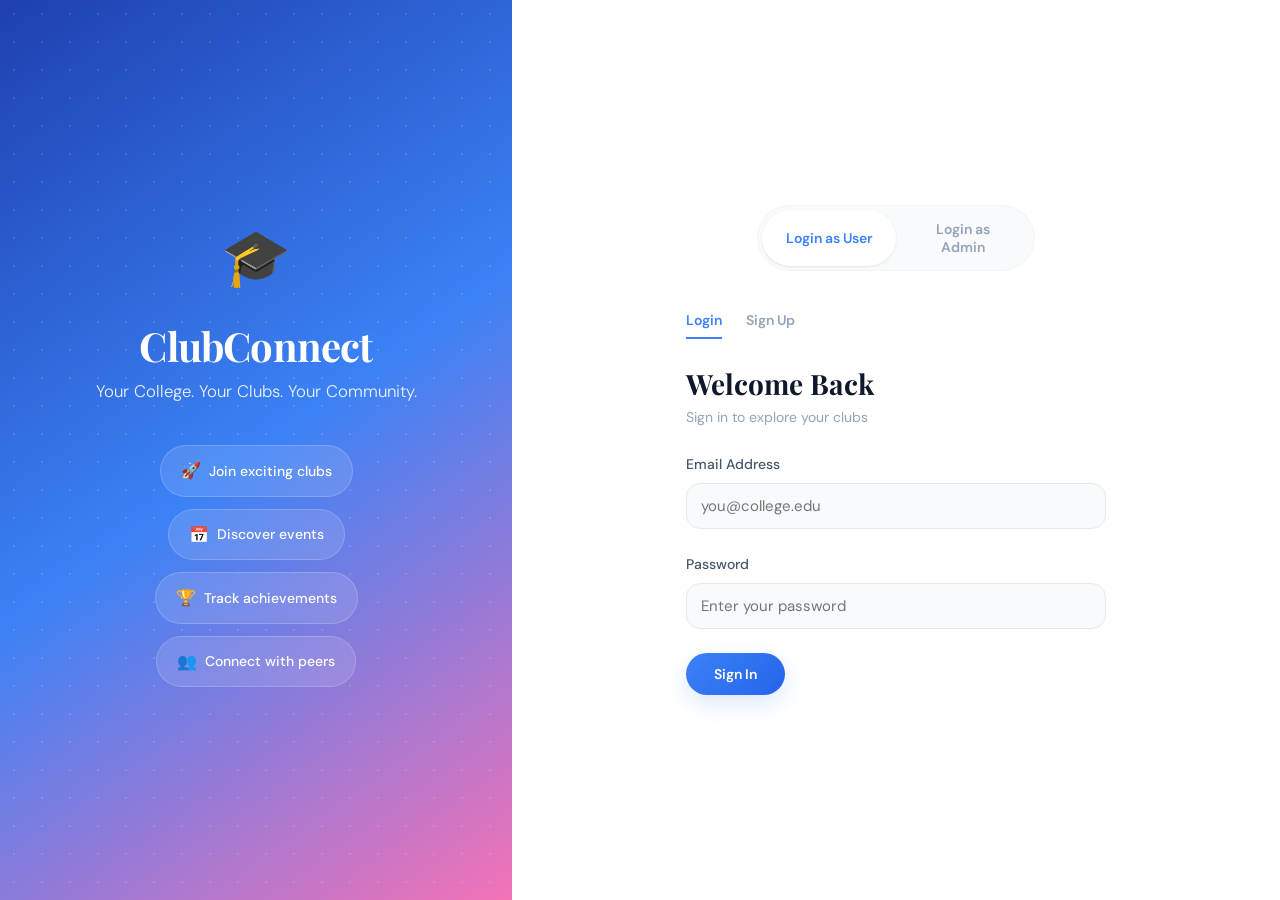
<file: templates/index.html>
<!DOCTYPE html>
<html lang="en">
<head>
    <meta charset="UTF-8">
    <meta name="viewport" content="width=device-width, initial-scale=1.0">
    <meta name="description" content="Student Club Management System - Your College. Your Clubs. Your Community.">
    <title>ClubConnect — Student Club Management</title>
    <link rel="preconnect" href="https://fonts.googleapis.com">
    <link href="https://fonts.googleapis.com/css2?family=Playfair+Display:wght@400;600;700&family=DM+Sans:wght@400;500;600;700&display=swap" rel="stylesheet">
    <link rel="stylesheet" href="/static/css/main.css">
    <link rel="stylesheet" href="/static/css/auth.css">
</head>
<body class="auth-page">
    <!-- Toast container -->
    <div id="toast-container"></div>

    <div class="auth-wrapper">
        <!-- Left: Branding -->
        <div class="auth-branding">
            <div class="branding-content">
                <div class="brand-icon">🎓</div>
                <h1 class="brand-title">ClubConnect</h1>
                <p class="brand-tagline">Your College. Your Clubs. Your Community.</p>
                <div class="brand-features">
                    <div class="feature-item"><span class="feature-icon">🚀</span><span>Join exciting clubs</span></div>
                    <div class="feature-item"><span class="feature-icon">📅</span><span>Discover events</span></div>
                    <div class="feature-item"><span class="feature-icon">🏆</span><span>Track achievements</span></div>
                    <div class="feature-item"><span class="feature-icon">👥</span><span>Connect with peers</span></div>
                </div>
            </div>
            <div class="branding-shapes">
                <div class="shape shape-1"></div>
                <div class="shape shape-2"></div>
                <div class="shape shape-3"></div>
            </div>
        </div>

        <!-- Right: Auth Forms -->
        <div class="auth-panel">
            <!-- Role Toggle -->
            <div class="role-toggle" id="roleToggle">
                <button class="role-btn active" data-role="user" id="btn-role-user">Login as User</button>
                <button class="role-btn" data-role="admin" id="btn-role-admin">Login as Admin</button>
                <div class="role-slider"></div>
            </div>

            <!-- User Login Form -->
            <div class="auth-form-container active" id="userAuthContainer">
                <div class="form-toggle" id="formToggle">
                    <button class="toggle-btn active" data-form="login" id="btn-toggle-login">Login</button>
                    <button class="toggle-btn" data-form="signup" id="btn-toggle-signup">Sign Up</button>
                </div>

                <!-- Login -->
                <form class="auth-form active" id="loginForm">
                    <h2 class="form-title">Welcome Back</h2>
                    <p class="form-subtitle">Sign in to explore your clubs</p>
                    <div class="form-group">
                        <label for="login-email">Email Address</label>
                        <input type="email" id="login-email" placeholder="you@college.edu" required>
                    </div>
                    <div class="form-group">
                        <label for="login-password">Password</label>
                        <input type="password" id="login-password" placeholder="Enter your password" required>
                    </div>
                    <button type="submit" class="btn btn-primary" id="btn-login-submit">Sign In</button>
                </form>

                <!-- Signup -->
                <form class="auth-form" id="signupForm">
                    <h2 class="form-title">Create Account</h2>
                    <p class="form-subtitle">Join your college club community</p>
                    <div class="form-group">
                        <label for="signup-name">Username</label>
                        <input type="text" id="signup-name" placeholder="Your username" required>
                    </div>
                    <div class="form-group">
                        <label for="signup-email">Email Address</label>
                        <input type="email" id="signup-email" placeholder="you@college.edu" required>
                    </div>
                    <div class="form-group">
                        <label for="signup-phone">Phone Number</label>
                        <input type="tel" id="signup-phone" placeholder="9876543210" maxlength="15">
                    </div>
                    <div class="form-group">
                        <label for="signup-password">Password</label>
                        <input type="password" id="signup-password" placeholder="Create a password" required>
                    </div>
                    <button type="submit" class="btn btn-primary" id="btn-signup-submit">Create Account</button>
                </form>
            </div>

            <!-- Admin redirect message -->
            <div class="auth-form-container" id="adminAuthContainer">
                <div class="admin-redirect-card">
                    <div class="admin-icon">🔐</div>
                    <h2 class="form-title">Admin Access</h2>
                    <p class="form-subtitle">Access the admin dashboard to manage your club</p>
                    <a href="/admin/login" class="btn btn-primary" id="btn-admin-login" style="margin-bottom: 0.75rem; display: block; text-align: center;">Admin Login</a>
                    <a href="/admin/signup" class="btn btn-outline" id="btn-admin-signup" style="display: block; text-align: center;">Create Admin Account</a>
                </div>
            </div>
        </div>
    </div>

    <script src="/static/js/auth.js"></script>
</body>
</html>
</file>
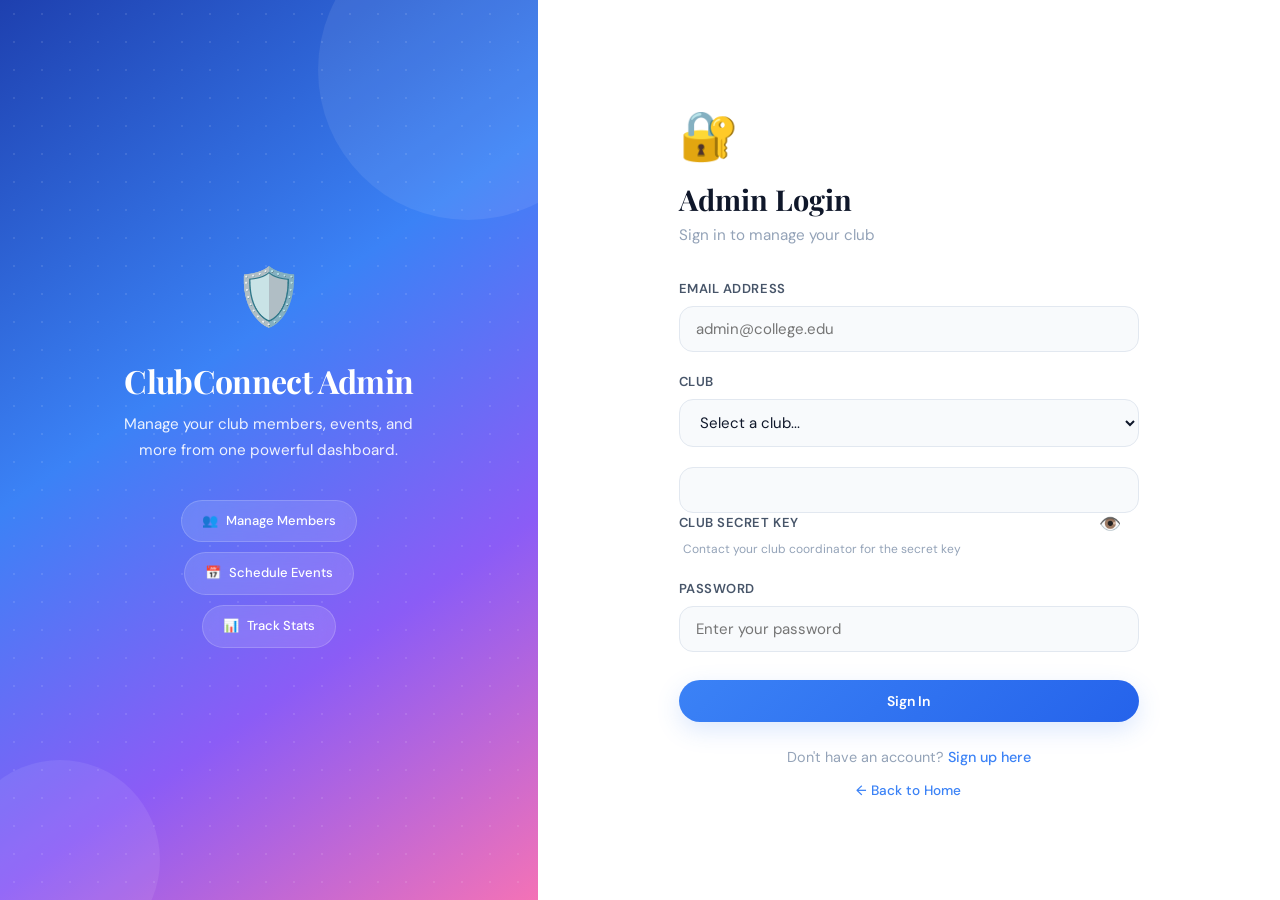
<file: templates/admin_login.html>
<!DOCTYPE html>
<html lang="en">
<head>
    <meta charset="UTF-8">
    <meta name="viewport" content="width=device-width, initial-scale=1.0">
    <title>Admin Login — ClubConnect</title>
    <link rel="preconnect" href="https://fonts.googleapis.com">
    <link href="https://fonts.googleapis.com/css2?family=Playfair+Display:wght@400;600;700&family=DM+Sans:wght@400;500;600;700&display=swap" rel="stylesheet">
    <link rel="stylesheet" href="/static/css/main.css">
    <link rel="stylesheet" href="/static/css/admin.css">
</head>
<body class="admin-gate-page">
    <div id="toast-container"></div>

    <div class="gate-wrapper">
        <!-- Decorative left panel -->
        <div class="gate-branding">
            <div class="gate-branding-content">
                <div class="gate-branding-icon">🛡️</div>
                <h2 class="gate-branding-title">ClubConnect Admin</h2>
                <p class="gate-branding-text">Manage your club members, events, and more from one powerful dashboard.</p>
                <div class="gate-branding-features">
                    <div class="gate-feature"><span>👥</span> Manage Members</div>
                    <div class="gate-feature"><span>📅</span> Schedule Events</div>
                    <div class="gate-feature"><span>📊</span> Track Stats</div>
                </div>
            </div>
            <div class="gate-branding-shapes">
                <div class="gate-shape gate-shape-1"></div>
                <div class="gate-shape gate-shape-2"></div>
            </div>
        </div>

        <!-- Right: Login Form -->
        <div class="gate-form-panel">
            <div class="gate-card">
                <div class="gate-icon">🔐</div>
                <h1 class="gate-title">Admin Login</h1>
                <p class="gate-subtitle">Sign in to manage your club</p>
                <form id="adminLoginForm">
                    <div class="form-group">
                        <label for="adminEmail">Email Address</label>
                        <input type="email" id="adminEmail" placeholder="admin@college.edu" required>
                    </div>
                    <div class="form-group">
                        <label for="clubSelect">Club</label>
                        <select id="clubSelect" required>
                            <option value="">Select a club...</option>
                            <option value="Genesis">🚀 Genesis</option>
                            <option value="Numerano">🔢 Numerano</option>
                            <option value="ByteSync">💻 ByteSync</option>
                            <option value="AWS Cloud Club">☁️ AWS Cloud Club</option>
                        </select>
                    </div>
                    <div class="form-group input-group">
                        <input type="password" id="adminSecretKey" placeholder=" " required>
                        <label for="adminSecretKey">Club Secret Key</label>
                        <button type="button" class="eye-toggle" id="toggleSecretKeyEye" aria-label="Toggle secret key visibility">👁️</button>
                        <div class="input-hint">Contact your club coordinator for the secret key</div>
                    </div>
                    <div id="secretKeyError" class="input-error-msg" style="display: none;"></div>
                    <div class="form-group">
                        <label for="adminPassword">Password</label>
                        <input type="password" id="adminPassword" placeholder="Enter your password" required>
                    </div>
                    <button type="submit" class="btn btn-primary" id="btn-admin-login">Sign In</button>
                </form>
                <div class="gate-footer-links">
                    <p>Don't have an account? <a href="/admin/signup" id="link-admin-signup">Sign up here</a></p>
                    <a href="/" class="back-link" id="link-back-home">← Back to Home</a>
                </div>
            </div>
        </div>
    </div>

    <script>
        function showToast(message, type = 'success') {
            const container = document.getElementById('toast-container');
            const toast = document.createElement('div');
            toast.className = `toast toast-${type}`;
            toast.textContent = message;
            container.appendChild(toast);
            setTimeout(() => toast.classList.add('show'), 10);
            setTimeout(() => {
                toast.classList.remove('show');
                setTimeout(() => toast.remove(), 300);
            }, 3000);
        }

        // Secret key eye toggle
        const secretKeyInput = document.getElementById('adminSecretKey');
        const toggleEye = document.getElementById('toggleSecretKeyEye');
        
        toggleEye.addEventListener('click', (e) => {
            e.preventDefault();
            const isPassword = secretKeyInput.type === 'password';
            secretKeyInput.type = isPassword ? 'text' : 'password';
            toggleEye.textContent = isPassword ? '🙈' : '👁️';
        });

        document.getElementById('adminLoginForm').addEventListener('submit', async (e) => {
            e.preventDefault();
            const email = document.getElementById('adminEmail').value.trim();
            const secret_key = document.getElementById('adminSecretKey').value.trim();
            const club_name = document.getElementById('clubSelect').value;
            const password = document.getElementById('adminPassword').value;
            const errorDiv = document.getElementById('secretKeyError');

            if (!club_name) {
                showToast('Please select a club.', 'error');
                return;
            }

            if (!secret_key) {
                showToast('Please enter the club secret key.', 'error');
                return;
            }

            try {
                const res = await fetch('/api/admin/login', {
                    method: 'POST',
                    headers: { 'Content-Type': 'application/json' },
                    body: JSON.stringify({ email, password, club_name, secret_key })
                });
                const data = await res.json();
                if (data.success) {
                    errorDiv.style.display = 'none';
                    showToast('Login successful! Redirecting...', 'success');
                    setTimeout(() => { window.location.href = '/admin/dashboard'; }, 500);
                } else {
                    if (data.message.includes('Invalid secret key')) {
                        errorDiv.textContent = data.message;
                        errorDiv.style.display = 'block';
                        const formGroup = document.querySelector('.input-group');
                        if (formGroup) {
                            formGroup.classList.add('input-error');
                            setTimeout(() => formGroup.classList.remove('input-error'), 500);
                        }
                    } else {
                        errorDiv.style.display = 'none';
                        showToast(data.message, 'error');
                    }
                }
            } catch (err) {
                errorDiv.style.display = 'none';
                showToast('Connection error.', 'error');
            }
        });
    </script>
</body>
</html>
</file>
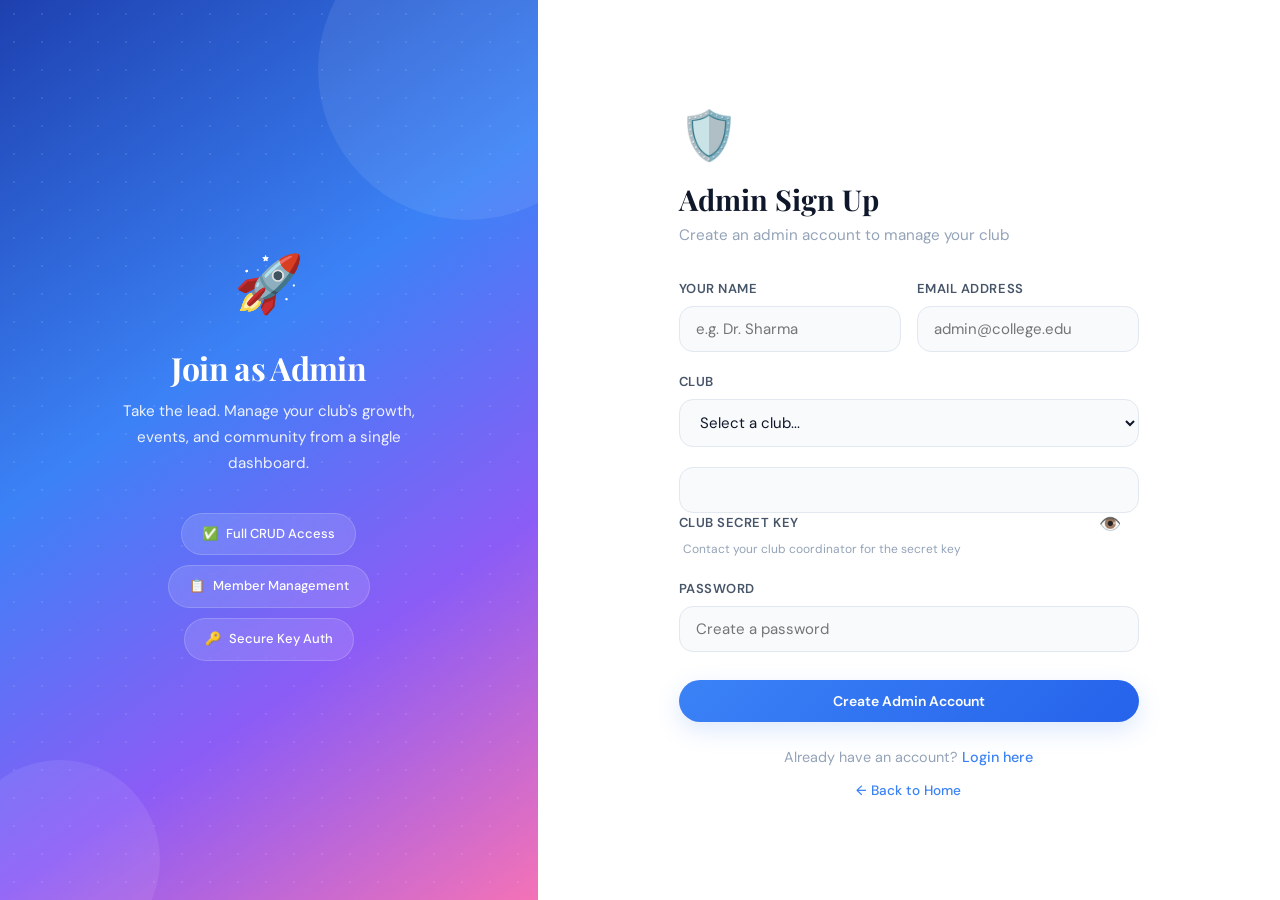
<file: templates/admin_signup.html>
<!DOCTYPE html>
<html lang="en">
<head>
    <meta charset="UTF-8">
    <meta name="viewport" content="width=device-width, initial-scale=1.0">
    <title>Admin Signup — ClubConnect</title>
    <link rel="preconnect" href="https://fonts.googleapis.com">
    <link href="https://fonts.googleapis.com/css2?family=Playfair+Display:wght@400;600;700&family=DM+Sans:wght@400;500;600;700&display=swap" rel="stylesheet">
    <link rel="stylesheet" href="/static/css/main.css">
    <link rel="stylesheet" href="/static/css/admin.css">
</head>
<body class="admin-gate-page">
    <div id="toast-container"></div>

    <div class="gate-wrapper">
        <!-- Decorative left panel -->
        <div class="gate-branding">
            <div class="gate-branding-content">
                <div class="gate-branding-icon">🚀</div>
                <h2 class="gate-branding-title">Join as Admin</h2>
                <p class="gate-branding-text">Take the lead. Manage your club's growth, events, and community from a single dashboard.</p>
                <div class="gate-branding-features">
                    <div class="gate-feature"><span>✅</span> Full CRUD Access</div>
                    <div class="gate-feature"><span>📋</span> Member Management</div>
                    <div class="gate-feature"><span>🔑</span> Secure Key Auth</div>
                </div>
            </div>
            <div class="gate-branding-shapes">
                <div class="gate-shape gate-shape-1"></div>
                <div class="gate-shape gate-shape-2"></div>
            </div>
        </div>

        <!-- Right: Signup Form -->
        <div class="gate-form-panel">
            <div class="gate-card">
                <div class="gate-icon">🛡️</div>
                <h1 class="gate-title">Admin Sign Up</h1>
                <p class="gate-subtitle">Create an admin account to manage your club</p>

                <form id="adminSignupForm">
                    <div class="form-row">
                        <div class="form-group">
                            <label for="adminName">Your Name</label>
                            <input type="text" id="adminName" placeholder="e.g. Dr. Sharma" required>
                        </div>
                        <div class="form-group">
                            <label for="adminEmail">Email Address</label>
                            <input type="email" id="adminEmail" placeholder="admin@college.edu" required>
                        </div>
                    </div>
                    <div class="form-group">
                        <label for="clubSelect">Club</label>
                        <select id="clubSelect" required>
                            <option value="">Select a club...</option>
                            <option value="Genesis">🚀 Genesis</option>
                            <option value="Numerano">🔢 Numerano</option>
                            <option value="ByteSync">💻 ByteSync</option>
                            <option value="AWS Cloud Club">☁️ AWS Cloud Club</option>
                        </select>
                    </div>
                    <div class="form-group input-group">
                        <input type="password" id="adminSecretKey" placeholder=" " required>
                        <label for="adminSecretKey">Club Secret Key</label>
                        <button type="button" class="eye-toggle" id="toggleSecretKeyEye" aria-label="Toggle secret key visibility">👁️</button>
                        <div class="input-hint">Contact your club coordinator for the secret key</div>
                    </div>
                    <div id="secretKeyError" class="input-error-msg" style="display: none;"></div>
                    <div class="form-group">
                        <label for="adminPassword">Password</label>
                        <input type="password" id="adminPassword" placeholder="Create a password" required>
                    </div>
                    <button type="submit" class="btn btn-primary" id="btn-admin-signup">Create Admin Account</button>
                </form>
                <div class="gate-footer-links">
                    <p>Already have an account? <a href="/admin/login" id="link-admin-login">Login here</a></p>
                    <a href="/" class="back-link" id="link-back-home">← Back to Home</a>
                </div>
            </div>
        </div>
    </div>

    <script>
        function showToast(message, type = 'success') {
            const container = document.getElementById('toast-container');
            const toast = document.createElement('div');
            toast.className = `toast toast-${type}`;
            toast.textContent = message;
            container.appendChild(toast);
            setTimeout(() => toast.classList.add('show'), 10);
            setTimeout(() => {
                toast.classList.remove('show');
                setTimeout(() => toast.remove(), 300);
            }, 3000);
        }

        // Secret key eye toggle
        const secretKeyInput = document.getElementById('adminSecretKey');
        const toggleEye = document.getElementById('toggleSecretKeyEye');
        
        toggleEye.addEventListener('click', (e) => {
            e.preventDefault();
            const isPassword = secretKeyInput.type === 'password';
            secretKeyInput.type = isPassword ? 'text' : 'password';
            toggleEye.textContent = isPassword ? '🙈' : '👁️';
        });

        document.getElementById('adminSignupForm').addEventListener('submit', async (e) => {
            e.preventDefault();
            const admin_name = document.getElementById('adminName').value.trim();
            const email = document.getElementById('adminEmail').value.trim();
            const secret_key = document.getElementById('adminSecretKey').value.trim();
            const password = document.getElementById('adminPassword').value;
            const club_name = document.getElementById('clubSelect').value;
            const errorDiv = document.getElementById('secretKeyError');

            if (!club_name) { 
                showToast('Please select a club.', 'error'); 
                return; 
            }

            if (!secret_key) {
                showToast('Please enter the club secret key.', 'error');
                return;
            }

            try {
                const res = await fetch('/api/admin/signup', {
                    method: 'POST',
                    headers: { 'Content-Type': 'application/json' },
                    body: JSON.stringify({ admin_name, email, password, club_name, secret_key })
                });
                const data = await res.json();
                if (data.success) {
                    errorDiv.style.display = 'none';
                    showToast('Admin account created! Redirecting to login...', 'success');
                    setTimeout(() => { window.location.href = '/admin/login'; }, 1000);
                } else {
                    if (data.message.includes('Invalid secret key')) {
                        errorDiv.textContent = data.message;
                        errorDiv.style.display = 'block';
                        const formGroup = document.querySelector('.input-group');
                        if (formGroup) {
                            formGroup.classList.add('input-error');
                            setTimeout(() => formGroup.classList.remove('input-error'), 500);
                        }
                    } else {
                        errorDiv.style.display = 'none';
                        showToast(data.message, 'error');
                    }
                }
            } catch (err) {
                errorDiv.style.display = 'none';
                showToast('Connection error.', 'error');
            }
        });
    </script>
</body>
</html>
</file>
<file: static/css/main.css>
/* ═══════════════════════════════════════════════════════════
   MAIN.CSS — Global Design System & Tokens (Premium Overhaul)
   ═══════════════════════════════════════════════════════════ */

:root {
    /* Colors */
    --blue:        #3B82F6;
    --blue-dark:   #1E40AF;
    --blue-light:  #EFF6FF;
    --pink:        #F472B6;
    --pink-light:  #FDF2F8;
    --white:       #FFFFFF;
    --off-white:   #F8FAFC;
    --surface:     #FFFFFF;
    --border:      #E2E8F0;
    --border-soft: #F1F5F9;
    --text-primary:   #0F172A;
    --text-secondary: #475569;
    --text-muted:     #94A3B8;
    --danger:      #EF4444;
    --success:     #10B981;
    --amber:       #F59E0B;
    --purple:      #8B5CF6;

    /* Glassmorphism */
    --glass-bg:    rgba(255, 255, 255, 0.72);
    --glass-border: rgba(255, 255, 255, 0.25);
    --glass-blur:  16px;

    --shadow-sm:   0 1px 3px rgba(0,0,0,0.06), 0 1px 2px rgba(0,0,0,0.04);
    --shadow-md:   0 4px 16px rgba(0,0,0,0.08), 0 2px 6px rgba(0,0,0,0.04);
    --shadow-lg:   0 20px 48px rgba(0,0,0,0.10), 0 8px 20px rgba(0,0,0,0.06);
    --shadow-xl:   0 25px 50px -12px rgba(0,0,0,0.15);
    --shadow-blue: 0 8px 24px rgba(59,130,246,0.18);
    --shadow-pink: 0 8px 24px rgba(244,114,182,0.18);
    --shadow-glow: 0 0 40px rgba(59,130,246,0.12);

    /* Typography */
    --font-display: 'Playfair Display', Georgia, serif;
    --font-body:    'DM Sans', system-ui, sans-serif;

    /* Spacing & Shape */
    --radius-sm:  8px;
    --radius-md:  14px;
    --radius-lg:  20px;
    --radius-xl:  28px;
    --radius-full: 9999px;

    /* Transitions */
    --ease:      cubic-bezier(0.4, 0, 0.2, 1);
    --ease-out:  cubic-bezier(0, 0, 0.2, 1);
    --ease-spring: cubic-bezier(0.34, 1.56, 0.64, 1);
    --t-fast:    0.15s;
    --t-base:    0.25s;
    --t-slow:    0.4s;
}

/* ── Reset ── */
*, *::before, *::after { box-sizing: border-box; margin: 0; padding: 0; }

html { scroll-behavior: smooth; }

body {
    font-family: var(--font-body);
    color: var(--text-primary);
    background: var(--off-white);
    line-height: 1.6;
    -webkit-font-smoothing: antialiased;
    -moz-osx-font-smoothing: grayscale;
    overflow-x: hidden;
}

a { text-decoration: none; color: inherit; }
img { max-width: 100%; display: block; }

/* ── Page Transitions ── */
@keyframes pageEnter {
    from { opacity: 0; transform: translateY(18px); }
    to   { opacity: 1; transform: translateY(0); }
}
.page-enter {
    animation: pageEnter 0.5s var(--ease-out) forwards;
}

@keyframes pageExit {
    from { opacity: 1; transform: translateY(0); }
    to   { opacity: 0; transform: translateY(-12px); }
}
.page-exit {
    animation: pageExit 0.25s var(--ease) forwards;
}

/* ── Scroll Reveal ── */
.reveal {
    opacity: 0;
    transform: translateY(30px);
    transition: opacity 0.6s var(--ease-out), transform 0.6s var(--ease-out);
}
.reveal.revealed {
    opacity: 1;
    transform: translateY(0);
}

/* Stagger delays */
.reveal-delay-1 { transition-delay: 0.1s; }
.reveal-delay-2 { transition-delay: 0.2s; }
.reveal-delay-3 { transition-delay: 0.3s; }
.reveal-delay-4 { transition-delay: 0.4s; }

/* ── Progress Bar ── */
#progress-bar {
    position: fixed;
    top: 0; left: 0;
    height: 3px;
    width: 0%;
    background: linear-gradient(90deg, var(--blue), var(--pink), var(--purple));
    background-size: 200% 100%;
    animation: gradientShift 2s linear infinite;
    border-radius: 0 3px 3px 0;
    z-index: 10000;
    transition: width 0.3s var(--ease);
    pointer-events: none;
}

@keyframes gradientShift {
    0%   { background-position: 0% 50%; }
    100% { background-position: 200% 50%; }
}

/* ── Typography ── */
h1, h2, h3 { font-family: var(--font-display); font-weight: 700; line-height: 1.2; }
h1 { font-size: 2.25rem; }
h2 { font-size: 1.5rem; }
h3 { font-size: 1.125rem; }

/* Gradient text utility */
.gradient-text {
    background: linear-gradient(135deg, var(--blue), var(--pink));
    -webkit-background-clip: text;
    -webkit-text-fill-color: transparent;
    background-clip: text;
}

/* ── Buttons ── */
.btn {
    display: inline-flex;
    align-items: center;
    justify-content: center;
    gap: 8px;
    padding: 12px 28px;
    border-radius: var(--radius-full);
    font-family: var(--font-body);
    font-size: 14px;
    font-weight: 600;
    cursor: pointer;
    border: none;
    transition: all var(--t-base) var(--ease);
    position: relative;
    overflow: hidden;
}
.btn:active { transform: scale(0.97); }

.btn-primary {
    background: linear-gradient(135deg, var(--blue), #2563EB);
    color: var(--white);
    box-shadow: var(--shadow-blue);
}
.btn-primary:hover {
    background: linear-gradient(135deg, #2563EB, var(--blue-dark));
    transform: translateY(-2px);
    box-shadow: 0 12px 32px rgba(59,130,246,0.3);
}
/* Shine sweep on hover */
.btn-primary::after {
    content: '';
    position: absolute;
    top: 0; left: -100%;
    width: 100%; height: 100%;
    background: linear-gradient(90deg, transparent, rgba(255,255,255,0.25), transparent);
    transition: left 0.5s var(--ease);
}
.btn-primary:hover::after { left: 100%; }

.btn-outline {
    background: transparent;
    color: var(--blue);
    border: 1.5px solid var(--blue);
}
.btn-outline:hover {
    background: var(--blue-light);
    transform: translateY(-1px);
    box-shadow: var(--shadow-sm);
}

.btn-danger {
    background: transparent;
    color: var(--danger);
    border: 1.5px solid transparent;
}
.btn-danger:hover {
    background: #FEF2F2;
    border-color: var(--danger);
}

.btn-sm { padding: 8px 18px; font-size: 13px; }
.btn-full { width: 100%; }

/* ── Floating Label Inputs ── */
.input-group {
    position: relative;
    margin-bottom: 22px;
}
.input-group input,
.input-group select {
    width: 100%;
    padding: 20px 16px 8px;
    border: 1.5px solid var(--border);
    border-radius: var(--radius-sm);
    font-size: 15px;
    font-family: var(--font-body);
    background: var(--off-white);
    transition: border-color var(--t-base) var(--ease),
                box-shadow var(--t-base) var(--ease),
                background var(--t-base) var(--ease);
    outline: none;
    color: var(--text-primary);
}
.input-group input:focus,
.input-group select:focus {
    border-color: var(--blue);
    box-shadow: 0 0 0 3px rgba(59,130,246,0.10);
    background: var(--white);
}
.input-group label {
    position: absolute;
    left: 16px;
    top: 50%;
    transform: translateY(-50%);
    font-size: 15px;
    color: var(--text-muted);
    pointer-events: none;
    transition: all var(--t-base) var(--ease);
}
.input-group input:focus ~ label,
.input-group input:not(:placeholder-shown) ~ label {
    top: 10px;
    transform: none;
    font-size: 11px;
    font-weight: 600;
    color: var(--blue);
    letter-spacing: 0.05em;
    text-transform: uppercase;
}
.input-group select ~ label {
    top: 10px;
    transform: none;
    font-size: 11px;
    font-weight: 600;
    color: var(--blue);
    letter-spacing: 0.05em;
    text-transform: uppercase;
}

/* Password eye toggle */
.input-group .eye-toggle {
    position: absolute;
    right: 14px;
    top: 50%;
    transform: translateY(-50%);
    background: none;
    border: none;
    cursor: pointer;
    font-size: 18px;
    color: var(--text-muted);
    padding: 4px;
    transition: color var(--t-fast);
}
.input-group .eye-toggle:hover { color: var(--text-secondary); }

/* Input hint text */
.input-hint {
    font-size: 12px;
    color: var(--text-muted);
    margin-top: 4px;
    padding-left: 4px;
}

/* ── Input Error States ── */
@keyframes shake {
    0%,100% { transform: translateX(0); }
    20%     { transform: translateX(-8px); }
    40%     { transform: translateX(8px); }
    60%     { transform: translateX(-5px); }
    80%     { transform: translateX(5px); }
}
.input-error { animation: shake 0.4s var(--ease) forwards; }
.input-error input { border-color: var(--danger) !important; }
.input-error-msg {
    font-size: 12px;
    color: var(--danger);
    margin-top: 4px;
    padding-left: 4px;
    font-weight: 500;
}

/* ── Toast Notifications ── */
#toast-container {
    position: fixed;
    bottom: 28px;
    right: 28px;
    z-index: 9999;
    display: flex;
    flex-direction: column;
    gap: 10px;
}

@keyframes toastIn {
    from { opacity: 0; transform: translateX(40px) scale(0.95); }
    to   { opacity: 1; transform: translateX(0) scale(1); }
}
@keyframes toastOut {
    from { opacity: 1; transform: translateX(0) scale(1); }
    to   { opacity: 0; transform: translateX(40px) scale(0.95); }
}
.toast {
    background: var(--glass-bg);
    backdrop-filter: blur(var(--glass-blur));
    -webkit-backdrop-filter: blur(var(--glass-blur));
    border-left: 4px solid var(--blue);
    border-radius: var(--radius-md);
    padding: 14px 20px;
    box-shadow: var(--shadow-lg);
    font-size: 14px;
    font-weight: 500;
    font-family: var(--font-body);
    color: var(--text-primary);
    animation: toastIn 0.35s var(--ease-spring) forwards;
    max-width: 380px;
    border: 1px solid var(--glass-border);
}
.toast.removing { animation: toastOut 0.3s var(--ease) forwards; }
.toast.success, .toast.toast-success { border-left-color: var(--success); }
.toast.error, .toast.toast-error     { border-left-color: var(--danger); }

/* ── Navbar ── */
.navbar {
    display: flex;
    align-items: center;
    justify-content: space-between;
    padding: 0 32px;
    height: 64px;
    background: var(--glass-bg);
    backdrop-filter: blur(var(--glass-blur));
    -webkit-backdrop-filter: blur(var(--glass-blur));
    border-bottom: 1px solid var(--border-soft);
    position: sticky;
    top: 0;
    z-index: 100;
    box-shadow: 0 1px 3px rgba(0,0,0,0.04);
}
.nav-brand {
    display: flex;
    align-items: center;
    gap: 10px;
}
.nav-icon { font-size: 22px; }
.nav-title {
    font-family: var(--font-display);
    font-size: 18px;
    font-weight: 700;
    color: var(--text-primary);
}
.nav-back {
    font-size: 14px;
    font-weight: 500;
    color: var(--text-muted);
    margin-right: 12px;
    transition: color var(--t-fast), transform var(--t-fast);
}
.nav-back:hover { color: var(--blue); transform: translateX(-2px); }
.nav-user {
    display: flex;
    align-items: center;
    gap: 14px;
}
.user-greeting {
    font-size: 14px;
    color: var(--text-secondary);
    font-weight: 500;
}

/* ── Badges ── */
.badge {
    display: inline-flex;
    align-items: center;
    padding: 3px 10px;
    border-radius: var(--radius-full);
    font-size: 11px;
    font-weight: 600;
    letter-spacing: 0.03em;
    text-transform: uppercase;
}
.badge-blue { background: var(--blue-light); color: var(--blue-dark); }
.badge-pink { background: var(--pink-light); color: #BE185D; }
.badge-purple { background: #F3E8FF; color: #7C3AED; }
.badge-amber { background: #FEF3C7; color: #B45309; }
.badge-green { background: #D1FAE5; color: #065F46; }
.badge-member { background: var(--blue-light); color: var(--blue-dark); }

/* ── Empty State ── */
.empty-state {
    text-align: center;
    padding: 48px 24px;
    color: var(--text-muted);
    font-size: 15px;
}

/* ── Skeleton Loading ── */
@keyframes shimmer {
    0% { background-position: -200% 0; }
    100% { background-position: 200% 0; }
}

.skeleton {
    background: linear-gradient(90deg, var(--border-soft) 25%, #e2e8f0 50%, var(--border-soft) 75%);
    background-size: 200% 100%;
    animation: shimmer 1.5s infinite;
    border-radius: var(--radius-sm);
}

.skeleton-text {
    height: 14px;
    margin-bottom: 8px;
    border-radius: 4px;
}

.skeleton-title {
    height: 22px;
    width: 60%;
    margin-bottom: 12px;
    border-radius: 4px;
}

.skeleton-circle {
    border-radius: 50%;
}

/* ── Floating Orbs (decorative) ── */
@keyframes orbFloat {
    0%, 100% { transform: translate(0, 0) scale(1); }
    25%      { transform: translate(10px, -20px) scale(1.05); }
    50%      { transform: translate(-5px, -10px) scale(0.98); }
    75%      { transform: translate(15px, 5px) scale(1.02); }
}

.floating-orb {
    position: absolute;
    border-radius: 50%;
    pointer-events: none;
    opacity: 0.08;
    background: var(--white);
    animation: orbFloat 12s ease-in-out infinite;
}

/* ── Responsive ── */
@media (max-width: 768px) {
    .navbar { padding: 0 16px; }
    h1 { font-size: 1.75rem; }
}
</file>
<file: static/css/auth.css>
/* ═══════════════════════════════════════════════════════════
   AUTH.CSS — Premium Two-Column Auth Page
   ═══════════════════════════════════════════════════════════ */

.auth-page {
    min-height: 100vh;
    background: var(--off-white);
    overflow: hidden;
}

.auth-wrapper {
    display: flex;
    min-height: 100vh;
}

/* ── Left Panel: Branding ── */
.auth-branding {
    width: 40%;
    min-height: 100vh;
    background: linear-gradient(145deg, #1E40AF 0%, #3B82F6 50%, #F472B6 100%);
    display: flex;
    align-items: center;
    justify-content: center;
    position: relative;
    overflow: hidden;
}

/* Animated dot grid background */
.auth-branding::before {
    content: '';
    position: absolute;
    inset: 0;
    background-image: radial-gradient(rgba(255,255,255,0.12) 1px, transparent 1px);
    background-size: 28px 28px;
    animation: gridDrift 25s linear infinite;
}

@keyframes gridDrift {
    from { transform: translate(0, 0); }
    to   { transform: translate(28px, 28px); }
}

.branding-content {
    position: relative;
    z-index: 2;
    text-align: center;
    color: var(--white);
    padding: 40px;
}

.brand-icon {
    font-size: 56px;
    margin-bottom: 20px;
    display: inline-block;
    animation: float 4s ease-in-out infinite;
}

@keyframes float {
    0%, 100% { transform: translateY(0); }
    50%      { transform: translateY(-10px); }
}

.brand-title {
    font-family: var(--font-display);
    font-size: 2.5rem;
    font-weight: 700;
    margin-bottom: 8px;
    letter-spacing: -0.02em;
}

.brand-tagline {
    font-size: 1.05rem;
    font-weight: 300;
    opacity: 0.9;
    margin-bottom: 40px;
}

/* Floating feature chips */
.brand-features {
    display: flex;
    flex-direction: column;
    align-items: center;
    gap: 12px;
}

.feature-item {
    background: rgba(255,255,255,0.12);
    backdrop-filter: blur(10px);
    border: 1px solid rgba(255,255,255,0.18);
    padding: 12px 20px;
    border-radius: var(--radius-full);
    font-size: 14px;
    font-weight: 500;
    color: var(--white);
    display: flex;
    align-items: center;
    gap: 8px;
    animation: featureFloat 5s ease-in-out infinite;
}

.feature-item:nth-child(2) { animation-delay: 0.6s; }
.feature-item:nth-child(3) { animation-delay: 1.2s; }
.feature-item:nth-child(4) { animation-delay: 1.8s; }

@keyframes featureFloat {
    0%, 100% { transform: translateY(0); }
    50%      { transform: translateY(-6px); }
}

.feature-icon {
    font-size: 16px;
}

/* ── Right Panel: Forms ── */
.auth-panel {
    width: 60%;
    display: flex;
    flex-direction: column;
    align-items: center;
    justify-content: center;
    padding: 40px 60px;
    background: var(--white);
    overflow-y: auto;
    max-height: 100vh;
}

/* ── Role Toggle (Pill Switcher) ── */
.role-toggle {
    display: flex;
    background: var(--off-white);
    border-radius: var(--radius-full);
    padding: 4px;
    margin-bottom: 32px;
    position: relative;
    border: 1px solid var(--border-soft);
}

.role-btn {
    flex: 1;
    padding: 10px 20px;
    border: none;
    border-radius: var(--radius-full);
    font-family: var(--font-body);
    font-size: 14px;
    font-weight: 600;
    cursor: pointer;
    background: transparent;
    color: var(--text-muted);
    transition: all var(--t-base) var(--ease);
    position: relative;
    z-index: 2;
}

.role-btn.active {
    color: var(--blue);
}

.role-slider {
    position: absolute;
    top: 4px;
    left: 4px;
    width: calc(50% - 4px);
    height: calc(100% - 8px);
    background: var(--white);
    border-radius: var(--radius-full);
    box-shadow: var(--shadow-sm);
    transition: transform var(--t-base) var(--ease-spring);
}

.role-toggle.admin-mode .role-slider {
    transform: translateX(100%);
}

/* ── Form Toggle Links ── */
.form-toggle {
    display: flex;
    gap: 24px;
    margin-bottom: 28px;
}

.toggle-btn {
    background: none;
    border: none;
    font-family: var(--font-body);
    font-size: 14px;
    font-weight: 600;
    color: var(--text-muted);
    cursor: pointer;
    padding: 8px 0;
    border-bottom: 2px solid transparent;
    transition: all var(--t-base) var(--ease);
}

.toggle-btn.active {
    color: var(--blue);
    border-bottom-color: var(--blue);
}

/* ── Form Container ── */
.auth-form-container {
    width: 100%;
    max-width: 420px;
    display: none;
    animation: containerFade 0.3s var(--ease-out) forwards;
}

.auth-form-container.active {
    display: block;
}

@keyframes containerFade {
    from { opacity: 0; transform: translateY(8px); }
    to   { opacity: 1; transform: translateY(0); }
}

/* ── Form Title & Subtitle ── */
.form-title {
    font-family: var(--font-display);
    font-size: 1.75rem;
    color: var(--text-primary);
    margin-bottom: 6px;
}

.form-subtitle {
    color: var(--text-muted);
    font-size: 14px;
    margin-bottom: 24px;
}

/* ── Auth Form ── */
.auth-form {
    display: none;
}

.auth-form.active {
    display: block;
    animation: formFade 0.3s var(--ease-out) forwards;
}

@keyframes formFade {
    from { opacity: 0; transform: translateY(8px); }
    to   { opacity: 1; transform: translateY(0); }
}

/* ── Form Group ── */
.form-group {
    margin-bottom: 24px;
}

.form-group label {
    display: block;
    font-size: 14px;
    font-weight: 500;
    color: var(--text-secondary);
    margin-bottom: 8px;
}

.form-group input,
.form-group select {
    width: 100%;
    padding: 12px 14px;
    border: 1.5px solid var(--border);
    border-radius: var(--radius-md);
    font-size: 15px;
    font-family: var(--font-body);
    background: var(--off-white);
    transition: border-color var(--t-base) var(--ease),
                box-shadow var(--t-base) var(--ease),
                background var(--t-base) var(--ease);
    outline: none;
    color: var(--text-primary);
}

.form-group input:focus,
.form-group select:focus {
    border-color: var(--blue);
    box-shadow: 0 0 0 3px rgba(59,130,246,0.10);
    background: var(--white);
}

/* ── Input Group with Eye Toggle ── */
.input-group {
    position: relative;
    margin-bottom: 24px;
}

.input-group input {
    width: 100%;
    padding: 12px 44px 12px 14px;
    border: 1.5px solid var(--border);
    border-radius: var(--radius-md);
    font-size: 15px;
    font-family: var(--font-body);
    background: var(--off-white);
    transition: all var(--t-base) var(--ease);
    outline: none;
    color: var(--text-primary);
}

.input-group input:focus {
    border-color: var(--blue);
    box-shadow: 0 0 0 3px rgba(59,130,246,0.10);
    background: var(--white);
}

.input-group .eye-toggle {
    position: absolute;
    right: 12px;
    top: 50%;
    transform: translateY(-50%);
    background: none;
    border: none;
    cursor: pointer;
    font-size: 18px;
    color: var(--text-muted);
    padding: 4px;
    transition: color var(--t-fast);
    display: flex;
    align-items: center;
    justify-content: center;
}

.input-group .eye-toggle:hover {
    color: var(--text-secondary);
}

/* Input hint text */
.input-hint {
    font-size: 12px;
    color: var(--text-muted);
    margin-top: 6px;
    padding-left: 0;
}

/* Input error message */
.input-error-msg {
    font-size: 12px;
    color: var(--danger);
    margin-top: 6px;
    padding-left: 0;
    font-weight: 500;
}

/* ── Input Error Animation ── */
@keyframes shake {
    0%,100% { transform: translateX(0); }
    20%     { transform: translateX(-8px); }
    40%     { transform: translateX(8px); }
    60%     { transform: translateX(-5px); }
    80%     { transform: translateX(5px); }
}

.input-error {
    animation: shake 0.4s var(--ease) forwards !important;
}

.input-error input {
    border-color: var(--danger) !important;
}

/* ── Admin Redirect Card ── */
.admin-redirect-card {
    text-align: center;
    padding: 28px;
    background: var(--off-white);
    border-radius: var(--radius-lg);
    border: 1px solid var(--border-soft);
}

.admin-icon {
    font-size: 48px;
    margin-bottom: 16px;
    display: inline-block;
}

.admin-redirect-card .form-title {
    margin-bottom: 8px;
}

.admin-redirect-card .form-subtitle {
    margin-bottom: 24px;
}

/* ── Responsive ── */
@media (max-width: 900px) {
    .auth-wrapper {
        flex-direction: column;
    }

    .auth-branding {
        width: 100%;
        min-height: 200px;
        padding: 20px;
    }

    .auth-panel {
        width: 100%;
        padding: 32px 24px;
    }

    .brand-title {
        font-size: 1.8rem;
    }

    .brand-tagline {
        font-size: 0.95rem;
        margin-bottom: 24px;
    }

    .brand-features {
        gap: 8px;
    }

    .feature-item {
        font-size: 13px;
        padding: 10px 16px;
    }
}

@media (max-width: 600px) {
    .auth-panel {
        padding: 24px 16px;
    }

    .role-toggle,
    .form-toggle {
        width: 100%;
    }

    .form-title {
        font-size: 1.4rem;
    }
}
</file>
<file: static/css/admin.css>
/* ═══════════════════════════════════════════════════════════
   ADMIN.CSS — Admin Gate Pages & Dashboard (Enhanced)
   ═══════════════════════════════════════════════════════════ */

/* ── ADMIN GATE PAGES (Login / Signup) ── */
.admin-gate-page {
    min-height: 100vh;
    background: var(--off-white);
    overflow: hidden;
}

.gate-wrapper {
    display: flex;
    min-height: 100vh;
    animation: gateEnter 0.6s var(--ease-out) forwards;
}

@keyframes gateEnter {
    from { opacity: 0; }
    to   { opacity: 1; }
}

/* ── Left Branding Panel ── */
.gate-branding {
    width: 42%;
    min-height: 100vh;
    background: linear-gradient(145deg, #1E40AF 0%, #3B82F6 40%, #8B5CF6 70%, #F472B6 100%);
    display: flex;
    align-items: center;
    justify-content: center;
    position: relative;
    overflow: hidden;
}

.gate-branding::before {
    content: '';
    position: absolute;
    inset: 0;
    background-image: radial-gradient(rgba(255,255,255,0.1) 1px, transparent 1px);
    background-size: 28px 28px;
    animation: gridDrift 25s linear infinite;
}

@keyframes gridDrift {
    from { transform: translate(0, 0); }
    to   { transform: translate(28px, 28px); }
}

.gate-branding-content {
    position: relative;
    z-index: 2;
    text-align: center;
    color: var(--white);
    padding: 48px 40px;
    max-width: 380px;
}

.gate-branding-icon {
    font-size: 56px;
    margin-bottom: 20px;
    display: inline-block;
    animation: float 4s ease-in-out infinite;
}

@keyframes float {
    0%, 100% { transform: translateY(0); }
    50%      { transform: translateY(-10px); }
}

.gate-branding-title {
    font-family: var(--font-display);
    font-size: 2rem;
    font-weight: 700;
    margin-bottom: 12px;
    letter-spacing: -0.02em;
}

.gate-branding-text {
    font-size: 0.95rem;
    opacity: 0.9;
    line-height: 1.7;
    margin-bottom: 36px;
}

.gate-branding-features {
    display: flex;
    flex-direction: column;
    align-items: center;
    gap: 10px;
}

.gate-feature {
    background: rgba(255,255,255,0.12);
    backdrop-filter: blur(10px);
    -webkit-backdrop-filter: blur(10px);
    border: 1px solid rgba(255,255,255,0.18);
    padding: 10px 20px;
    border-radius: var(--radius-full);
    font-size: 13px;
    font-weight: 500;
    color: var(--white);
    display: flex;
    align-items: center;
    gap: 8px;
    transition: all var(--t-base) var(--ease);
}

.gate-feature:hover {
    background: rgba(255,255,255,0.2);
    transform: translateX(4px);
}

.gate-branding-shapes {
    position: absolute;
    inset: 0;
    pointer-events: none;
    z-index: 1;
}

.gate-shape {
    position: absolute;
    border-radius: 50%;
    opacity: 0.08;
    background: var(--white);
}

.gate-shape-1 {
    width: 300px;
    height: 300px;
    top: -80px;
    right: -80px;
    animation: shapeFloat1 12s ease-in-out infinite;
}

.gate-shape-2 {
    width: 200px;
    height: 200px;
    bottom: -60px;
    left: -40px;
    animation: shapeFloat2 10s ease-in-out infinite;
}

@keyframes shapeFloat1 {
    0%, 100% { transform: translate(0, 0) scale(1); }
    50%      { transform: translate(-20px, 20px) scale(1.05); }
}

@keyframes shapeFloat2 {
    0%, 100% { transform: translate(0, 0) scale(1); }
    50%      { transform: translate(15px, -15px) scale(1.08); }
}

/* ── Right Form Panel ── */
.gate-form-panel {
    flex: 1;
    display: flex;
    align-items: center;
    justify-content: center;
    padding: 40px 60px;
    background: var(--white);
    overflow-y: auto;
    max-height: 100vh;
}

.gate-card {
    width: 100%;
    max-width: 460px;
    animation: cardSlideIn 0.5s var(--ease-out) 0.15s both;
}

@keyframes cardSlideIn {
    from { opacity: 0; transform: translateY(16px); }
    to   { opacity: 1; transform: translateY(0); }
}

.gate-icon { font-size: 3rem; margin-bottom: 8px; display: inline-block; }

.gate-title {
    font-family: var(--font-display);
    font-size: 1.8rem;
    font-weight: 700;
    margin-bottom: 6px;
    color: var(--text-primary);
}

.gate-subtitle {
    color: var(--text-muted);
    font-size: 0.95rem;
    margin-bottom: 32px;
}

.gate-card .form-group { text-align: left; margin-bottom: 20px; }

.gate-card .form-group label {
    display: block;
    font-size: 13px;
    font-weight: 600;
    color: var(--text-secondary);
    margin-bottom: 6px;
    text-transform: uppercase;
    letter-spacing: 0.04em;
}

.gate-card .form-group input,
.gate-card .form-group select {
    width: 100%;
    padding: 12px 16px;
    border: 1.5px solid var(--border);
    border-radius: var(--radius-md);
    font-size: 15px;
    font-family: var(--font-body);
    background: var(--off-white);
    transition: border-color var(--t-base) var(--ease),
                box-shadow var(--t-base) var(--ease),
                background var(--t-base) var(--ease);
    outline: none;
    color: var(--text-primary);
}

.gate-card .form-group input:focus,
.gate-card .form-group select:focus {
    border-color: var(--blue);
    box-shadow: 0 0 0 3px rgba(59,130,246,0.10);
    background: var(--white);
}

.gate-card .btn { width: 100%; margin-top: 8px; }

.form-row {
    display: grid;
    grid-template-columns: 1fr 1fr;
    gap: 16px;
}

.gate-footer-links { text-align: center; margin-top: 24px; }
.gate-footer-links p { font-size: 0.9rem; color: var(--text-muted); margin-bottom: 8px; }
.gate-footer-links a { color: var(--blue); font-weight: 500; transition: color var(--t-fast); }
.gate-footer-links a:hover { color: var(--blue-dark); }
.back-link { display: inline-block; color: var(--text-muted); font-size: 0.85rem; transition: color var(--t-base); }
.back-link:hover { color: var(--blue); }

.gate-card .input-group { position: relative; margin-bottom: 20px; }

.gate-card .input-group input {
    width: 100%;
    padding: 12px 44px 12px 16px;
    border: 1.5px solid var(--border);
    border-radius: var(--radius-md);
    font-size: 15px;
    font-family: var(--font-body);
    background: var(--off-white);
    transition: all var(--t-base) var(--ease);
    outline: none;
    color: var(--text-primary);
}

.gate-card .input-group input:focus {
    border-color: var(--blue);
    box-shadow: 0 0 0 3px rgba(59,130,246,0.10);
    background: var(--white);
}

.gate-card .input-group label {
    display: block;
    font-size: 13px;
    font-weight: 600;
    color: var(--text-secondary);
    margin-bottom: 6px;
    text-transform: uppercase;
    letter-spacing: 0.04em;
    position: static;
    transform: none;
    pointer-events: auto;
}

.gate-card .eye-toggle {
    position: absolute;
    right: 14px;
    bottom: 38px;
    background: none;
    border: none;
    cursor: pointer;
    font-size: 18px;
    color: var(--text-muted);
    padding: 4px;
    transition: color var(--t-fast);
}

.gate-card .eye-toggle:hover { color: var(--text-secondary); }
.gate-card .input-hint { font-size: 12px; color: var(--text-muted); margin-top: 6px; }
.gate-card .input-error-msg { font-size: 12px; color: var(--danger); margin-top: -12px; margin-bottom: 12px; font-weight: 500; }

@keyframes shake {
    0%,100% { transform: translateX(0); }
    20%     { transform: translateX(-8px); }
    40%     { transform: translateX(8px); }
    60%     { transform: translateX(-5px); }
    80%     { transform: translateX(5px); }
}
.input-error { animation: shake 0.4s var(--ease) forwards !important; }
.input-error input { border-color: var(--danger) !important; }

/* ══════════════════════════════════════════════════════════
   ADMIN DASHBOARD
   ══════════════════════════════════════════════════════════ */

.admin-layout {
    display: flex;
    min-height: calc(100vh - 64px);
}

/* ── Sidebar ── */
.admin-sidebar {
    width: 250px;
    background: var(--white);
    border-right: 1px solid var(--border-soft);
    padding: 0;
    position: fixed;
    height: calc(100vh - 64px);
    left: 0;
    top: 64px;
    overflow-y: auto;
    display: flex;
    flex-direction: column;
    box-shadow: 2px 0 8px rgba(0,0,0,0.03);
}

.admin-sidebar-header {
    padding: 28px 24px 24px;
    border-bottom: 1px solid var(--border-soft);
    text-align: center;
    background: linear-gradient(135deg, rgba(59,130,246,0.04), rgba(244,114,182,0.04));
}

.admin-sidebar-icon { font-size: 28px; margin-bottom: 8px; }

.admin-club-name {
    font-family: var(--font-display);
    font-size: 14px;
    font-weight: 700;
    color: var(--text-primary);
    text-transform: uppercase;
    letter-spacing: 0.06em;
    margin-bottom: 4px;
}

.admin-sidebar-label {
    font-size: 11px;
    color: var(--text-muted);
    font-weight: 500;
    text-transform: uppercase;
    letter-spacing: 0.05em;
}

.admin-nav-list {
    list-style: none;
    padding: 16px 0;
    flex: 1;
}

.admin-nav-link {
    display: flex;
    align-items: center;
    gap: 12px;
    width: 100%;
    padding: 14px 24px;
    color: var(--text-secondary);
    font-size: 14px;
    font-weight: 500;
    font-family: var(--font-body);
    border: none;
    border-left: 3px solid transparent;
    background: none;
    transition: all var(--t-base) var(--ease);
    cursor: pointer;
    text-align: left;
}

.admin-nav-link:hover {
    color: var(--blue);
    background: var(--blue-light);
}

.admin-nav-link.active {
    color: var(--blue);
    border-left-color: var(--blue);
    background: var(--blue-light);
    font-weight: 600;
}

.admin-nav-icon { font-size: 16px; flex-shrink: 0; }

/* ── Main Content ── */
.admin-content {
    flex: 1;
    margin-left: 250px;
    padding: 32px 40px 80px;
    background: var(--off-white);
}

/* ── Stat Cards ── */
.stat-cards-row {
    display: grid;
    grid-template-columns: repeat(3, 1fr);
    gap: 24px;
    margin-bottom: 40px;
}

.stat-card {
    background: var(--white);
    border-radius: var(--radius-lg);
    padding: 24px;
    border: 1px solid var(--border-soft);
    box-shadow: var(--shadow-sm);
    transition: all 0.3s var(--ease);
    display: flex;
    align-items: flex-start;
    gap: 16px;
    position: relative;
    overflow: hidden;
}

.stat-card:hover {
    box-shadow: var(--shadow-md);
    transform: translateY(-4px);
}

.stat-card-icon {
    width: 48px;
    height: 48px;
    border-radius: var(--radius-md);
    display: flex;
    align-items: center;
    justify-content: center;
    font-size: 22px;
    flex-shrink: 0;
}

.stat-card-blue .stat-card-icon { background: var(--blue-light); }
.stat-card-pink .stat-card-icon { background: var(--pink-light); }
.stat-card-purple .stat-card-icon { background: #F3E8FF; }

.stat-card-body { flex: 1; }

.stat-label {
    font-size: 12px;
    font-weight: 600;
    text-transform: uppercase;
    letter-spacing: 0.05em;
    color: var(--text-muted);
    margin-bottom: 4px;
}

.stat-value {
    font-family: var(--font-display);
    font-size: 2rem;
    font-weight: 700;
    color: var(--text-primary);
    line-height: 1.2;
}

.stat-sparkline {
    position: absolute;
    bottom: 0;
    left: 0;
    right: 0;
    height: 4px;
    border-radius: 0 0 var(--radius-lg) var(--radius-lg);
    overflow: hidden;
}

.stat-card-blue .stat-sparkline { background: linear-gradient(90deg, var(--blue-light), var(--blue)); }
.stat-card-pink .stat-sparkline { background: linear-gradient(90deg, var(--pink-light), var(--pink)); }
.stat-card-purple .stat-sparkline { background: linear-gradient(90deg, #F3E8FF, var(--purple)); }

/* ── Admin Tabs ── */
.admin-tabs {
    display: flex;
    gap: 4px;
    background: transparent;
    margin-bottom: 28px;
    border-bottom: 2px solid var(--border-soft);
    padding-bottom: 0;
    overflow-x: auto;
}

.admin-tab {
    padding: 14px 20px;
    border: none;
    background: none;
    font-family: var(--font-body);
    font-size: 14px;
    font-weight: 600;
    color: var(--text-muted);
    cursor: pointer;
    border-bottom: 3px solid transparent;
    transition: all var(--t-base) var(--ease);
    position: relative;
    margin-bottom: -2px;
    white-space: nowrap;
}

.admin-tab.active {
    color: var(--blue);
    border-bottom-color: var(--blue);
}

.admin-tab:hover:not(.active) { color: var(--text-secondary); }

/* ── Panel ── */
.admin-panel {
    display: none;
    animation: panelFade 0.35s var(--ease-out) forwards;
}

.admin-panel.active { display: block; }

@keyframes panelFade {
    from { opacity: 0; transform: translateY(10px); }
    to   { opacity: 1; transform: translateY(0); }
}

.panel-header { margin-bottom: 24px; }

.panel-header h2 {
    font-family: var(--font-display);
    font-size: 1.5rem;
    font-weight: 700;
    color: var(--text-primary);
    margin-bottom: 4px;
}

.panel-header-subtitle { font-size: 14px; color: var(--text-muted); }

/* ── Panel Form ── */
.panel-form {
    background: var(--white);
    border-radius: var(--radius-lg);
    padding: 24px 28px;
    margin-bottom: 24px;
    border: 1px solid var(--border-soft);
    box-shadow: var(--shadow-sm);
    transition: box-shadow var(--t-base) var(--ease);
}

.panel-form:hover { box-shadow: var(--shadow-md); }

.panel-form-header {
    margin-bottom: 18px;
    padding-bottom: 14px;
    border-bottom: 1px solid var(--border-soft);
}

.panel-form h3 {
    font-size: 13px;
    font-weight: 700;
    text-transform: uppercase;
    letter-spacing: 0.06em;
    color: var(--text-secondary);
    margin: 0;
}

.inline-form {
    display: flex;
    gap: 12px;
    align-items: flex-end;
    flex-wrap: wrap;
}

.inline-form-fields {
    display: flex;
    gap: 12px;
    flex: 1;
    flex-wrap: wrap;
}

.inline-form input,
.inline-form select {
    padding: 10px 14px;
    border: 1.5px solid var(--border);
    border-radius: var(--radius-md);
    font-family: var(--font-body);
    font-size: 14px;
    flex: 1;
    min-width: 140px;
    outline: none;
    background: var(--off-white);
    color: var(--text-primary);
    transition: all var(--t-base) var(--ease);
}

.inline-form input:focus,
.inline-form select:focus {
    border-color: var(--blue);
    box-shadow: 0 0 0 3px rgba(59,130,246,0.10);
    background: var(--white);
}

.inline-form .btn { white-space: nowrap; flex-shrink: 0; }

/* ── Panel List ── */
.panel-list {
    background: var(--white);
    border-radius: var(--radius-lg);
    border: 1px solid var(--border-soft);
    overflow: hidden;
    box-shadow: var(--shadow-sm);
}

.panel-loading {
    padding: 40px 20px;
    text-align: center;
    color: var(--text-muted);
    font-size: 14px;
}

.panel-item {
    display: flex;
    align-items: center;
    justify-content: space-between;
    padding: 16px 24px;
    border-bottom: 1px solid var(--border-soft);
    transition: background var(--t-fast) var(--ease);
}

.panel-item:last-child { border-bottom: none; }
.panel-item:hover { background: var(--blue-light); }

.panel-item-info { flex: 1; }

.panel-item-info h4 {
    font-size: 14px;
    font-weight: 600;
    margin-bottom: 4px;
    color: var(--text-primary);
    display: flex;
    align-items: center;
    gap: 8px;
    flex-wrap: wrap;
}

.panel-item-info p { font-size: 12px; color: var(--text-muted); }

.panel-item-actions {
    display: flex;
    gap: 8px;
    align-items: center;
    opacity: 0;
    transition: opacity var(--t-base);
}

.panel-item:hover .panel-item-actions { opacity: 1; }

.btn-icon {
    width: 36px;
    height: 36px;
    border-radius: var(--radius-sm);
    border: none;
    cursor: pointer;
    font-size: 14px;
    display: flex;
    align-items: center;
    justify-content: center;
    transition: all var(--t-base) var(--ease);
}

.btn-icon-danger { background: #FEE2E2; color: var(--danger); }
.btn-icon-danger:hover { background: var(--danger); color: var(--white); transform: scale(1.1); }

.badge-purple { background: #F3E8FF; color: #7C3AED; }

/* ── Empty state ── */
.empty-state { padding: 48px 24px; text-align: center; color: var(--text-muted); font-size: 15px; }
.empty-state-icon { font-size: 48px; margin-bottom: 16px; display: block; }

/* ── Responsive ── */
@media (max-width: 900px) {
    .gate-wrapper { flex-direction: column; }
    .gate-branding { width: 100%; min-height: 220px; padding: 24px; }
    .gate-branding-title { font-size: 1.6rem; }
    .gate-branding-text { margin-bottom: 20px; }
    .gate-form-panel { padding: 32px 24px; }
    .form-row { grid-template-columns: 1fr; }
    .admin-sidebar { width: 200px; }
    .admin-content { margin-left: 200px; padding: 24px; }
    .stat-cards-row { grid-template-columns: 1fr; }
}

@media (max-width: 600px) {
    .gate-branding-features { display: none; }
    .gate-branding { min-height: 160px; }
    .gate-form-panel { padding: 24px 16px; }
    .admin-sidebar { display: none; }
    .admin-content { margin-left: 0; padding: 16px; }
    .stat-cards-row { gap: 16px; }
    .inline-form { flex-direction: column; }
    .inline-form-fields { flex-direction: column; }
    .inline-form input, .inline-form select { width: 100%; min-width: unset; }
    .panel-item { flex-direction: column; align-items: flex-start; padding: 16px 20px; }
    .panel-item-actions { width: 100%; margin-top: 12px; opacity: 1; }
}

/* ── Team Select in Member Row ── */
.team-select {
    padding: 6px 10px;
    border: 1.5px solid var(--border);
    border-radius: var(--radius-sm);
    font-family: var(--font-body);
    font-size: 12px;
    background: var(--off-white);
    color: var(--text-primary);
    outline: none;
    cursor: pointer;
    transition: all var(--t-base) var(--ease);
    min-width: 120px;
}

.team-select:focus {
    border-color: var(--blue);
    box-shadow: 0 0 0 3px rgba(59,130,246,0.10);
}

.btn-icon-blue {
    background: var(--blue-light);
    color: var(--blue);
}

.btn-icon-blue:hover {
    background: var(--blue);
    color: var(--white);
    transform: scale(1.1);
}

/* ── Info Note Banner ── */
.panel-info-note {
    display: flex;
    align-items: center;
    gap: 10px;
    background: var(--blue-light);
    border: 1px solid rgba(59,130,246,0.15);
    border-radius: var(--radius-md);
    padding: 12px 20px;
    margin-bottom: 20px;
    font-size: 13px;
    color: var(--text-secondary);
    line-height: 1.5;
}

.panel-info-icon { font-size: 16px; flex-shrink: 0; }

/* ── Confirmation Modal ── */
.confirm-overlay {
    position: fixed;
    inset: 0;
    background: rgba(15, 23, 42, 0.5);
    backdrop-filter: blur(6px);
    -webkit-backdrop-filter: blur(6px);
    z-index: 9999;
    display: flex;
    align-items: center;
    justify-content: center;
    opacity: 0;
    transition: opacity 0.25s var(--ease);
    padding: 20px;
}

.confirm-overlay.active {
    opacity: 1;
}

.confirm-dialog {
    background: var(--white);
    border-radius: var(--radius-xl);
    padding: 36px 32px 28px;
    max-width: 400px;
    width: 100%;
    text-align: center;
    box-shadow: var(--shadow-xl);
    transform: scale(0.9) translateY(10px);
    transition: transform 0.3s var(--ease-spring);
}

.confirm-overlay.active .confirm-dialog {
    transform: scale(1) translateY(0);
}

.confirm-icon {
    font-size: 2.8rem;
    margin-bottom: 12px;
    display: inline-block;
}

.confirm-title {
    font-family: var(--font-display);
    font-size: 1.25rem;
    font-weight: 700;
    color: var(--text-primary);
    margin-bottom: 8px;
}

.confirm-message {
    font-size: 14px;
    color: var(--text-secondary);
    line-height: 1.6;
    margin-bottom: 24px;
}

.confirm-message strong {
    color: var(--text-primary);
    font-weight: 600;
}

.confirm-actions {
    display: flex;
    gap: 12px;
    justify-content: center;
}

.confirm-actions .btn {
    min-width: 100px;
}
</file>
